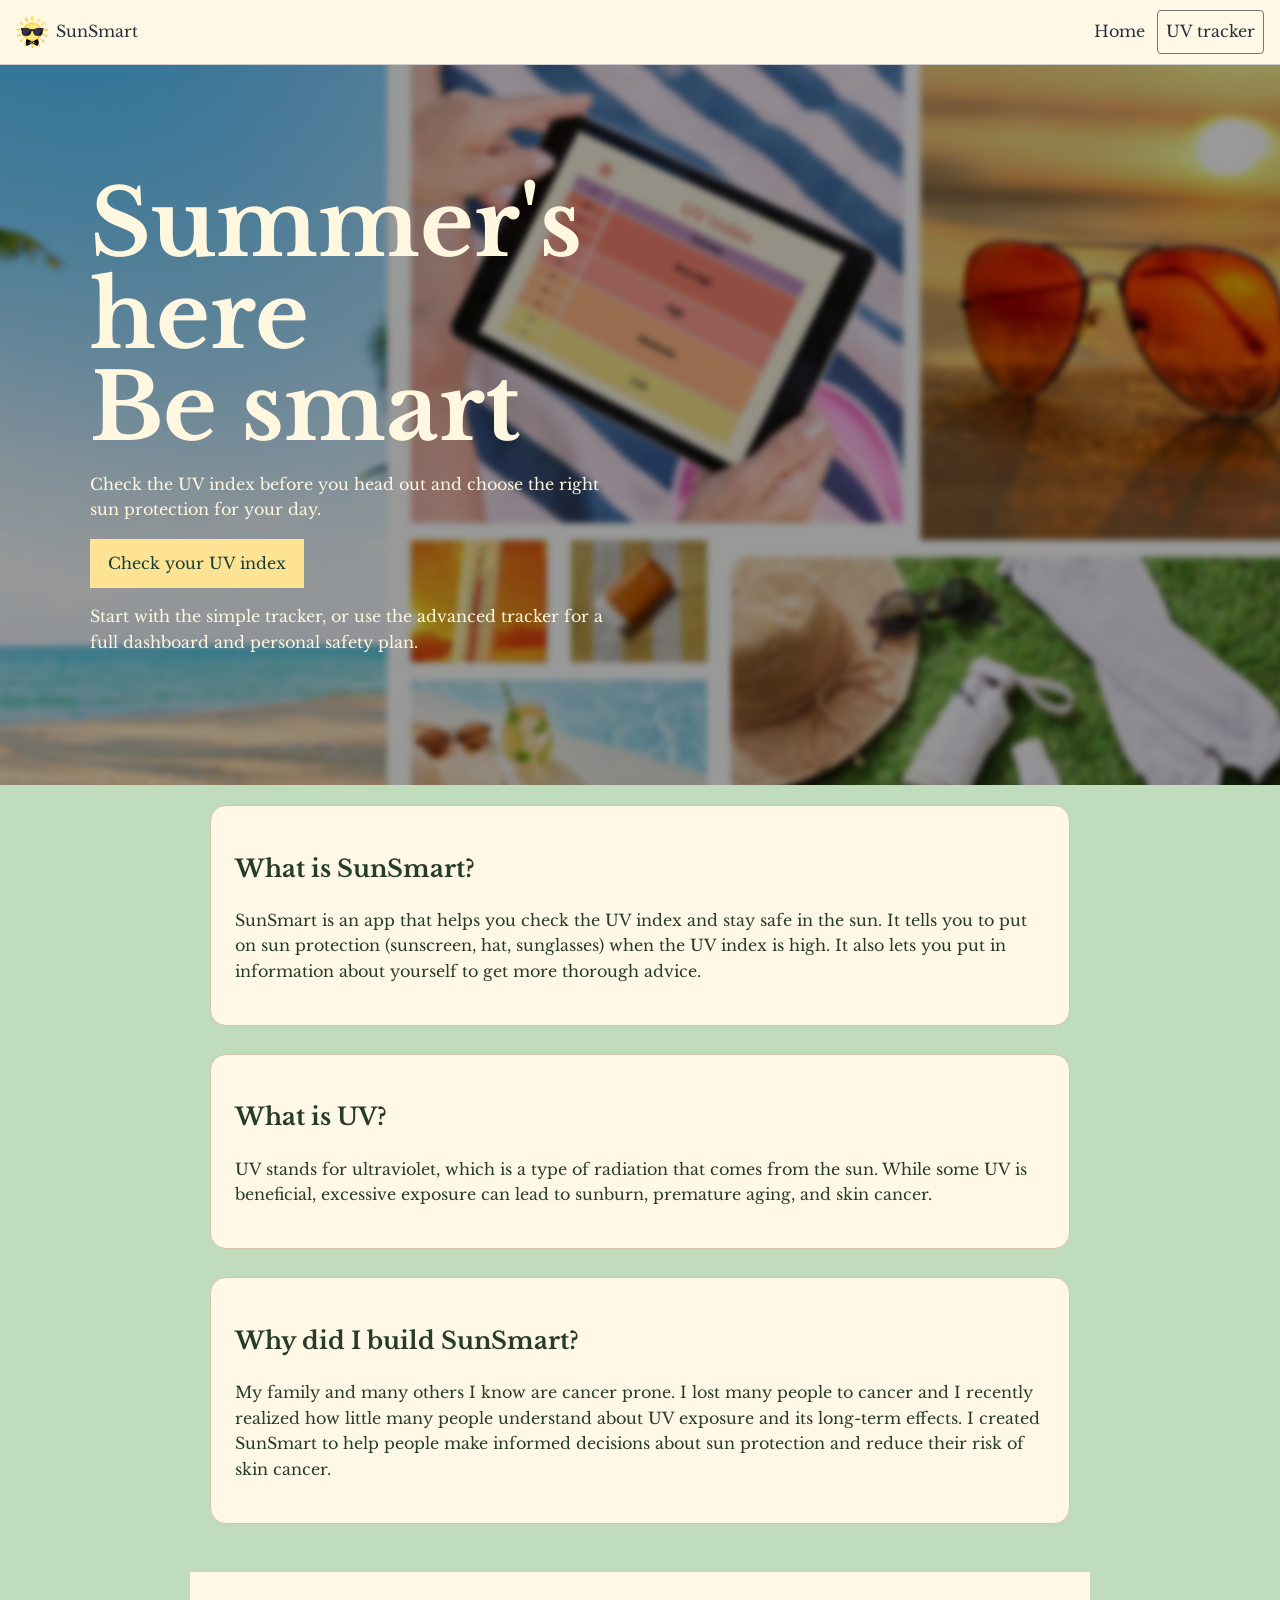
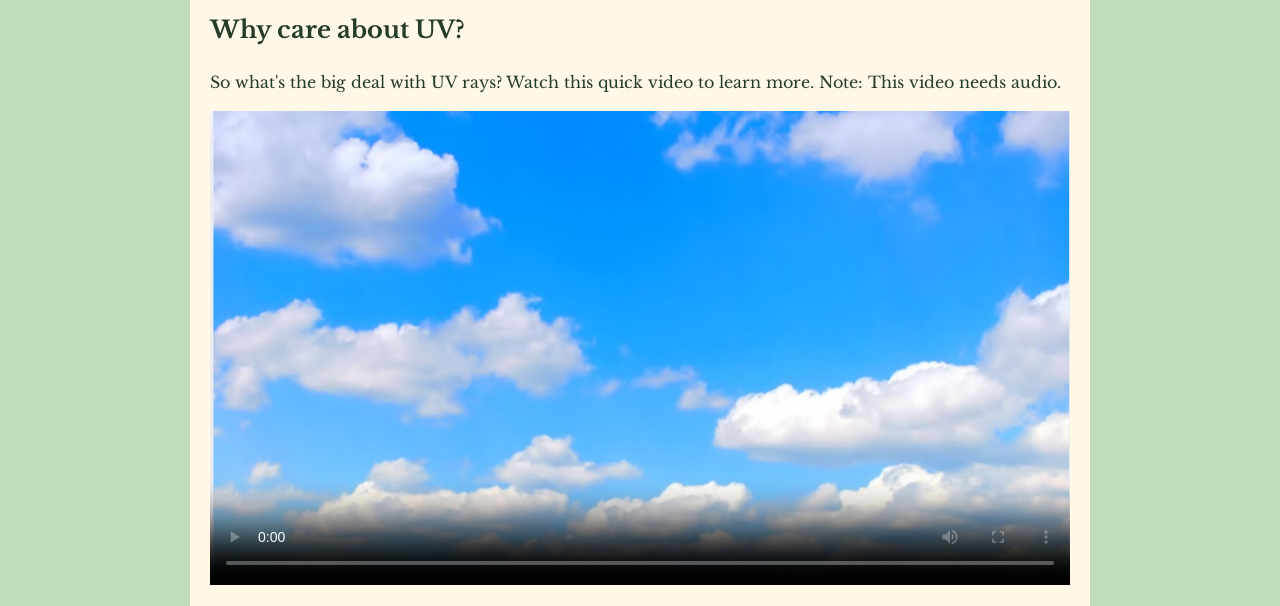
<file: index.html>
<!DOCTYPE html>
<html lang="en">
<head>
  <meta charset="UTF-8">
  <meta name="viewport" content="width=device-width, initial-scale=1.0">
  <title>SunSmart</title>
  <link rel="icon" type="image/png" href="SUN SMART.png">
  <link rel="preconnect" href="https://fonts.googleapis.com">
  <link rel="preconnect" href="https://fonts.gstatic.com" crossorigin>
  <link href="https://fonts.googleapis.com/css2?family=Libre+Baskerville:wght@400;700&display=swap" rel="stylesheet">
  <link rel="stylesheet" href="common.css">
  <link rel="stylesheet" href="index.css">
  <link rel="stylesheet" href="navigation.css">
</head>
<body>
  <nav class="navbar">
    <a class="nav-brand" href="index.html">
      <img id="navLogo" class="nav-logo" src="SUN SMART.png" alt="SunSmart logo">
      <span>SunSmart</span>
    </a>
    <div class="nav-links" aria-label="Main navigation">
      <a href="index.html">Home</a>
      <div class="nav-dropdown">
        <button class="nav-trigger" type="button" aria-expanded="false" onclick="toggleNavMenu(event)">UV tracker</button>
        <div class="nav-menu">
          <a href="tracker-basic.html">Basic tracker</a>
          <a href="tracker.html">Advanced tracker</a>
          <a href="map-tracker.html">Tracker Map</a>
        </div>
      </div>
    </div>
  </nav>

  <section class="hero" aria-label="SunSmart banner">
    <img class="hero-image" src="SUNSMART.jpg" alt="SunSmart banner">
    <div class="hero-content">
      <h1>Summer's here<br>Be smart</h1>
      <p>Check the UV index before you head out and choose the right sun protection for your day.</p>
      <a class="button" href="tracker-basic.html">Check your UV index</a>
      <p class="tracker-note">Start with the simple tracker, or use the advanced tracker for a full dashboard and personal safety plan.</p>
    </div>
  </section>

  <main class="intro">
      <section class="intro-section">
        <h2>What is SunSmart?</h2>
        <p>SunSmart is an app that helps you check the UV index and stay safe in the sun. It tells you to put on sun protection (sunscreen, hat, sunglasses) when the UV index is high. It also lets you put in information about yourself to get more thorough advice.</p>
      </section>
      <section class="intro-section">
        <h2>What is UV?</h2>
        <p>UV stands for ultraviolet, which is a type of radiation that comes from the sun. While some UV is beneficial, excessive exposure can lead to sunburn, premature aging, and skin cancer.</p>
      </section>
      <section class="intro-section">
        <h2>Why did I build SunSmart?</h2>
        <p>My family and many others I know are cancer prone. I lost many people to cancer and I recently realized how little many people understand about UV exposure and its long-term effects. I created SunSmart to help people make informed decisions about sun protection and reduce their risk of skin cancer.</p>
      </section>
  </main>

  <section class="video-section">
    <div class="video-card">
    <h2>Why care about UV?</h2>
    <p>So what's the big deal with UV rays? Watch this quick video to learn more. Note: This video needs audio.</p>
    <div class="video-slot">
      <video controls playsinline preload="metadata" poster="Screenshot 2026-06-17 103726.png">
        <source src="Video-mobile.mp4" type="video/mp4">
        Your browser does not support the video (sorry).
      </video>
    </div>
    </div>
  </section>

  
  <script src="navigation.js"></script>
</body>
</html>
</file>
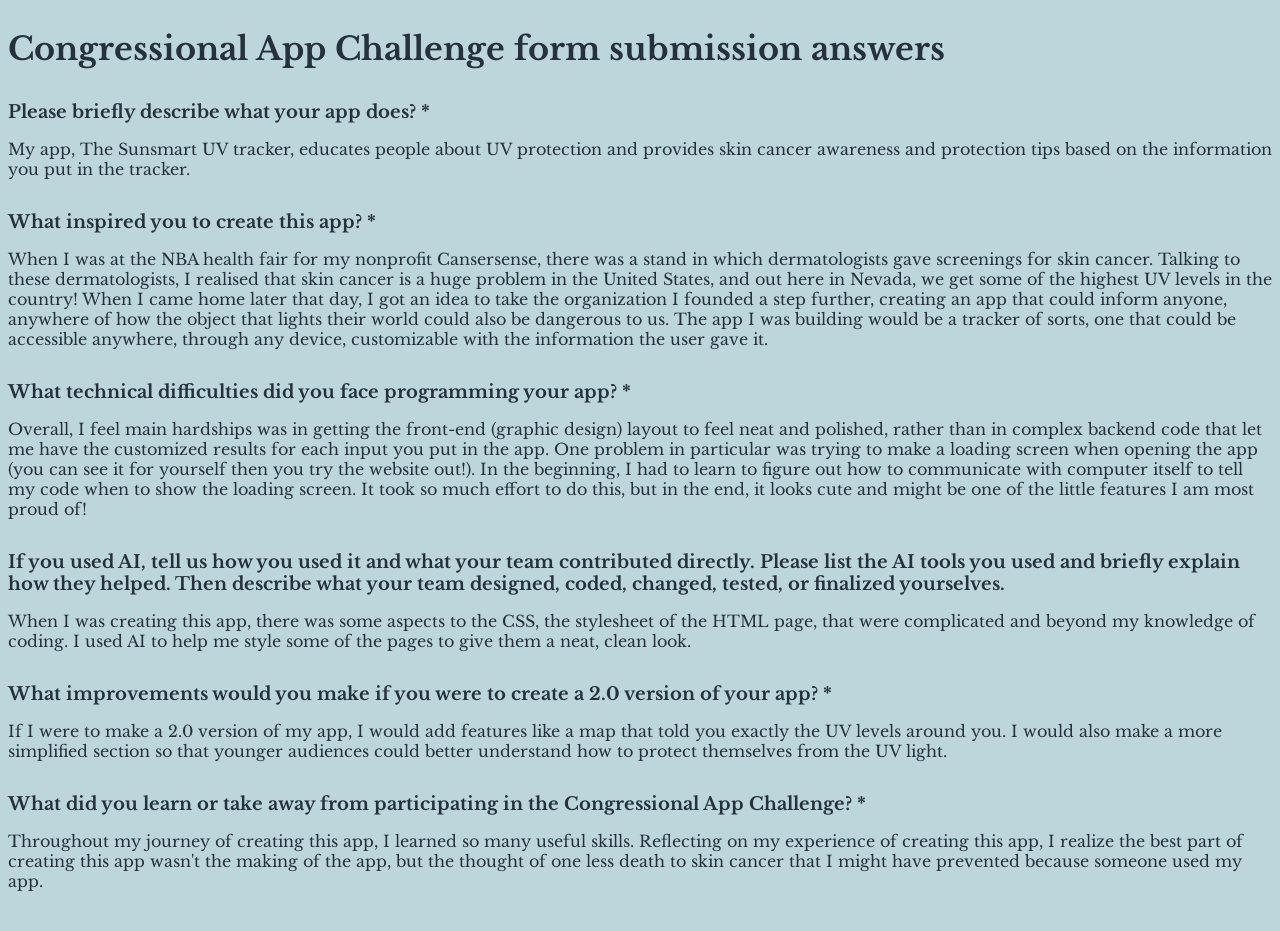
<file: banner.html>
<!DOCTYPE html>
<html lang="en">
<head>
    <meta charset="UTF-8">
    <meta name="viewport" content="width=device-width, initial-scale=1.0">
    <title>CAC submission Docs</title>
    <link rel="preconnect" href="https://fonts.googleapis.com">
    <link rel="preconnect" href="https://fonts.gstatic.com" crossorigin>
    <link href="https://fonts.googleapis.com/css2?family=Libre+Baskerville:wght@400;700&display=swap" rel="stylesheet">
    <link rel="stylesheet" href="common.css">
  <link rel="stylesheet" href="banner.css">
</head>
<body>
    <div
      id="loadingScreen"
      class="loading-screen"
      aria-label="Loading SunSmart"
      aria-live="polite"
    >
      <div class="loading-card">
        <img id="loadingLogo" class="loading-logo" src="SUN SMART.png" alt="SunSmart logo">
        <div>Loading SunSmart</div>
      </div>
    </div>

    <main class="page-content">
      <h1>Congressional App Challenge form submission answers</h1>

      <section class="submission-question">
        <h2>Please briefly describe what your app does? *</h2>
        <p>My app, The Sunsmart UV tracker, educates people about UV protection and provides skin cancer awareness and protection tips based on the information you put in the tracker.</p>
      </section>

      <section class="submission-question">
        <h2>What inspired you to create this app? *</h2>
        <p>When I was at the NBA health fair for my nonprofit Cansersense, there was a stand in which dermatologists gave screenings for skin cancer. Talking to these dermatologists, I realised that skin cancer is a huge problem in the United States, and out here in Nevada, we get some of the highest UV levels in the country! When I came home later that day, I got an idea to take the organization I founded a step further, creating an app that could inform anyone, anywhere of how the object that lights their world could also be dangerous to us. The app I was building would be a tracker of sorts, one that could be accessible anywhere, through any device, customizable with the information the user gave it.</p>
      </section>

      <section class="submission-question">
        <h2>What technical difficulties did you face programming your app? *</h2>
        <p>Overall, I feel main hardships was in getting the front-end (graphic design) layout to feel neat and polished, rather than in complex backend code that let me have the customized results for each input you put in the app. One problem in particular was trying to make a loading screen when opening the app (you can see it for yourself then you try the website out!). In the beginning, I had to learn to figure out how to communicate with computer itself to tell my code when to show the loading screen. It took so much effort to do this, but in the end, it looks cute and might be one of the little features I am most proud of!</p>
      </section>

      <section class="submission-question">
        <h2>If you used AI, tell us how you used it and what your team contributed directly. Please list the AI tools you used and briefly explain how they helped. Then describe what your team designed, coded, changed, tested, or finalized yourselves.</h2>
        <p>When I was creating this app, there was some aspects to the CSS, the stylesheet of the HTML page, that were complicated and beyond my knowledge of coding. I used AI to help me style some of the pages to give them a neat, clean look.</p>
      </section>

      <section class="submission-question">
        <h2>What improvements would you make if you were to create a 2.0 version of your app? *</h2>
        <p>If I were to make a 2.0 version of my app, I would add features like a map that told you exactly the UV levels around you. I would also make a more simplified section so that younger audiences could better understand how to protect themselves from the UV light.</p>
      </section>

      <section class="submission-question">
        <h2>What did you learn or take away from participating in the Congressional App Challenge? *</h2>
        <p>Throughout my journey of creating this app, I learned so many useful skills. Reflecting on my experience of creating this app, I realize the best part of creating this app wasn't the making of the app, but the thought of one less death to skin cancer that I might have prevented because someone used my app.</p>
      </section>
    </main>

    <script>

      window.addEventListener("load", function () {
        const loadingScreen = document.getElementById("loadingScreen");

        if (!loadingScreen) {
          return;
        }

        setTimeout(function () {
          loadingScreen.classList.add("hidden");
        }, 180);
      });
    </script>
</body>
</html>
</file>
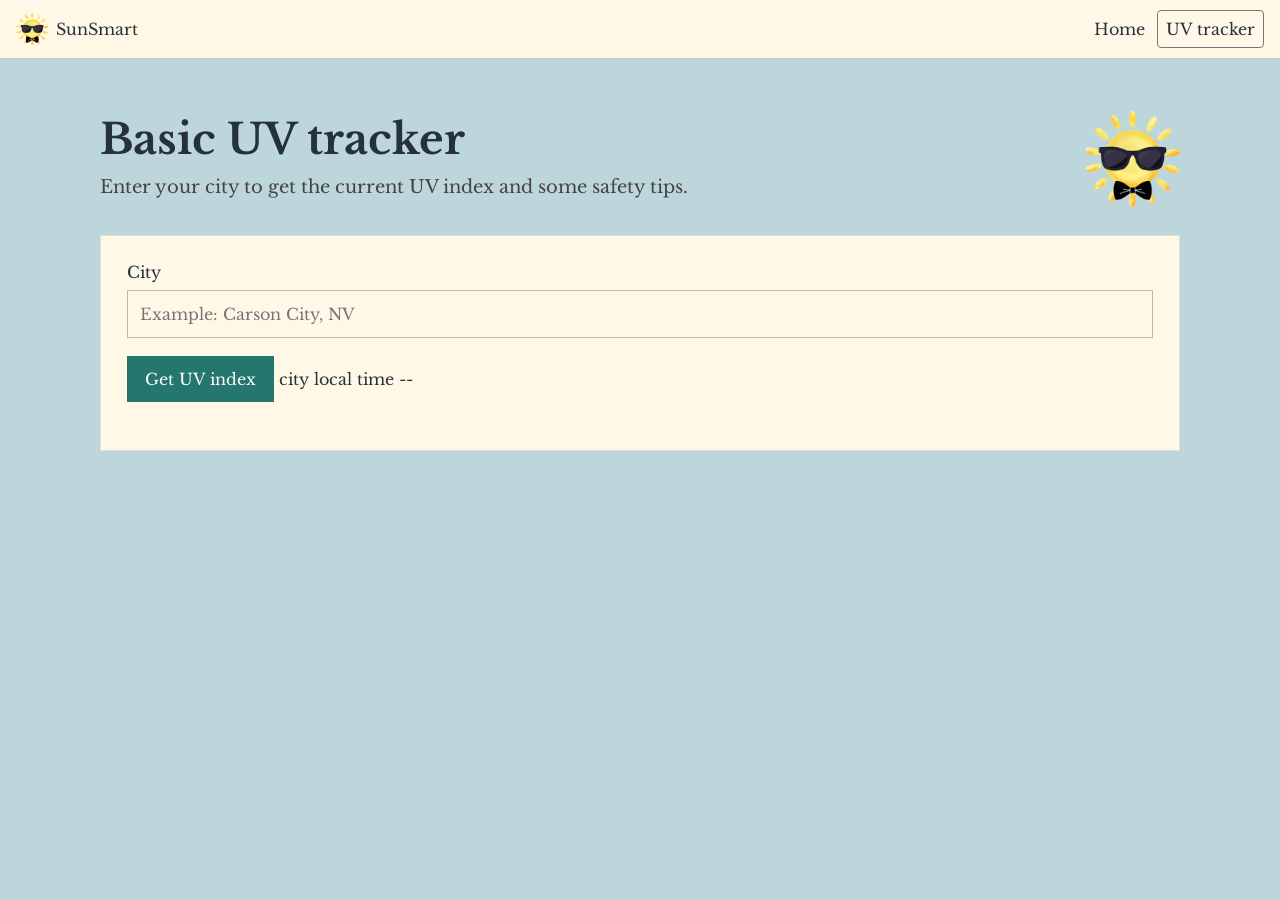
<file: tracker-basic.html>
<!DOCTYPE html>
<html lang="en">
<head>
  <meta charset="UTF-8">
  <meta name="viewport" content="width=device-width, initial-scale=1.0">
  <title>SunSmart Basic UV tracker</title>
  <link rel="icon" type="image/png" href="SUN SMART.png">
  <link rel="preconnect" href="https://fonts.googleapis.com">
  <link rel="preconnect" href="https://fonts.gstatic.com" crossorigin>
  <link href="https://fonts.googleapis.com/css2?family=Libre+Baskerville:wght@400;700&display=swap" rel="stylesheet">
  <link rel="stylesheet" href="common.css">
  <link rel="stylesheet" href="tracker-basic.css">
 
  <link rel="stylesheet" href="navigation.css">
</head>
<body>
  <div id="loadingScreen" class="loading-screen" aria-label="Loading SunSmart" aria-live="polite">
    <div class="loading-card">
      <img id="loadingLogo" class="loading-logo" src="SUN SMART.png" alt="SunSmart logo">
      <div>Loading SunSmart</div>
    </div>
  </div>

  <nav class="navbar">
    <a class="nav-brand" href="index.html">
      <img id="navLogo" class="nav-logo" src="SUN SMART.png" alt="SunSmart logo">
      <span>SunSmart</span>
    </a>
    <div class="nav-links" aria-label="Main navigation">
      <a href="index.html">Home</a>
      <div class="nav-dropdown">
        <button class="nav-trigger" type="button" aria-expanded="false" onclick="toggleNavMenu(event)">UV tracker</button>
        <div class="nav-menu">
          <a class="active" href="tracker-basic.html">Basic tracker</a>
          <a href="tracker.html">Advanced tracker</a>
          <a href="map-tracker.html">Map tracker</a>
        </div>
      </div>
    </div>
  </nav>

  <main>
    <header class="tracker-heading">
      <div>
        <h1>Basic UV tracker</h1>
        <p>Enter your city to get the current UV index and some safety tips.</p>
      </div>
      <img id="siteLogo" class="site-logo" src="SUN SMART.png" alt="SunSmart UV tracker logo">
    </header>

    <section class="tracker" aria-label="Basic UV tracker">
      <label for="city">City</label>
      <input id="city" type="text" placeholder="Example: Carson City, NV">

      <button type="button" onclick="checkUV()">Get UV index</button>

      <div id="cityPicker">
        <label for="citySelect">Select your city:</label>
        <select id="citySelect" onchange="fetchSelectedCityUV()"></select>
      </div>

      <span>city local time</span>
        <time id="cityTime">--</time>
        <div id="result" aria-live="polite"></div>
      </div>     
      <div id="rawSection">
        <label class="checkbox-label" for="showRaw">
          <input id="showRaw" type="checkbox" onchange="toggleRawResponse()">
          Show the code!
        </label>
        <pre id="rawResponse"></pre>
      </div>
    </section>
  </main>

  <script src="city-time.js"></script>
  <script>
    let candidates = [];
    let rawApiResponse = null;




    function hideLoadingScreen() {
      const loadingScreen = document.getElementById("loadingScreen");
      if (!loadingScreen) return;
      loadingScreen.classList.add("hidden");
    }

    function showLoadingScreen() {
      const loadingScreen = document.getElementById("loadingScreen");
      if (!loadingScreen) return;
      loadingScreen.classList.remove("hidden");
    }

    window.addEventListener("load", function() {
      setTimeout(hideLoadingScreen, 180);
    });



    async function checkUV() {
      setCityTimeZone(null);
      const cityInput = document.getElementById("city");
      const result = document.getElementById("result");
      const cityPicker = document.getElementById("cityPicker");
      const rawSection = document.getElementById("rawSection");
      const rawResponse = document.getElementById("rawResponse");
      const showRaw = document.getElementById("showRaw");
      const city = cityInput.value.trim();
      if (city === "") {
        result.textContent = "Please enter a city.";
        return;
      }
      showLoadingScreen();
      cityPicker.style.display = "none";
      rawSection.style.display = "none";
      rawResponse.style.display = "none";
      showRaw.checked = false;
      rawApiResponse = null;
      result.textContent = "Looking up your city...";

      try {
        const searchUrl = "https://geocoding-api.open-meteo.com/v1/search?name=" + encodeURIComponent(city) + "&count=10&language=en&format=json";
        const searchResponse = await fetch(searchUrl);
        const searchData = await searchResponse.json();
        const matchingCandidates = filterCandidates(searchData.results || [], city);
        if (matchingCandidates.length === 0) {
          result.textContent = "No results found. Try a more specific query like Carson City, NV.";
          hideLoadingScreen();
          return;
        }
        candidates = matchingCandidates;
        buildCitySelect();
        cityPicker.style.display = "block";
        await fetchSelectedCityUV();
      } catch (error) {
        result.textContent = "No results found. Check your connection or try a more specific city.";
        hideLoadingScreen();
      }
    }

    function buildCitySelect() {
      const citySelect = document.getElementById("citySelect");
      citySelect.innerHTML = "";
      candidates.forEach(function(candidate, index) {
        const option = document.createElement("option");
        option.value = index;
        option.textContent = cityLabel(candidate);
        citySelect.appendChild(option);
      });
    }

    function filterCandidates(results, city) {
      const cityName = normalizeLocationName(city.split(",")[0] || city);
      return results.filter(function(candidate) {
        return normalizeLocationName(candidate.name || "") === cityName;
      });
    }

    function normalizeLocationName(value) {
      return String(value).trim().toLowerCase().replace(/[^a-z0-9 ]/g, "").replace(/\s+/g, " ");
    }

    async function fetchSelectedCityUV() {
      const citySelect = document.getElementById("citySelect");
      const result = document.getElementById("result");
      const rawSection = document.getElementById("rawSection");
      const showRaw = document.getElementById("showRaw");
      const rawResponse = document.getElementById("rawResponse");
      const choice = candidates[Number(citySelect.value)];
      if (!choice) {
        hideLoadingScreen();
        return;
      }
      setCityTimeZone(choice.timezone);
      const label = cityLabel(choice);
      const lat = Number(choice.latitude);
      const lon = Number(choice.longitude);
      showRaw.checked = false;
      rawResponse.style.display = "none";
      result.textContent = "You selected: " + label + "\nFetching current UV index...";
      try {
        const uvUrl = "https://api.open-meteo.com/v1/forecast?latitude=" + lat + "&longitude=" + lon + "&current=uv_index";
        const uvResponse = await fetch(uvUrl);
        const uvData = await uvResponse.json();
        rawApiResponse = uvData;
        rawSection.style.display = "block";
        const uvi = uvData.current && uvData.current.uv_index;
        if (uvi === undefined || uvi === null) {
          result.textContent = "UV index not found in response.";
          hideLoadingScreen();
          return;
        }
        result.textContent = "You selected: " + label + "\nCurrent UV index: " + Number(uvi).toFixed(1) + "\n" + getTip(uvi);
      } catch (error) {
        result.textContent = "UV index not found in response.";
      }
      hideLoadingScreen();
    }

    function cityLabel(candidate) {
      const name = candidate.name || "";
      const regionParts = [];
      if (candidate.admin1) regionParts.push(candidate.admin1);
      if (candidate.country) regionParts.push(candidate.country);
      return name + (regionParts.length ? ", " + regionParts.join(", ") : "");
    }

    function getTip(uvi) {
      if (uvi <= 2) return "Good! No protection needed; if you burn easily, use SPF 15+.";
      if (uvi <= 5) return "Stay safe! Use SPF 30+, reapply every 2 hours, and seek shade when midday.";
      if (uvi <= 7) return "Uh oh! Use SPF 50, reapply about every 2 hours, and seek shade at midday.";
      return "Yikes! Use SPF 50+, reapply every 1.5 to 2 hours, and avoid midday sun.";
    }

    function toggleRawResponse() {
      const showRaw = document.getElementById("showRaw");
      const rawResponse = document.getElementById("rawResponse");
      rawResponse.style.display = showRaw.checked ? "block" : "none";
      rawResponse.textContent = showRaw.checked && rawApiResponse ? JSON.stringify(rawApiResponse, null, 2) : "";
    }
  </script>
  <script src="navigation.js"></script>
</body>
</html>
</file>
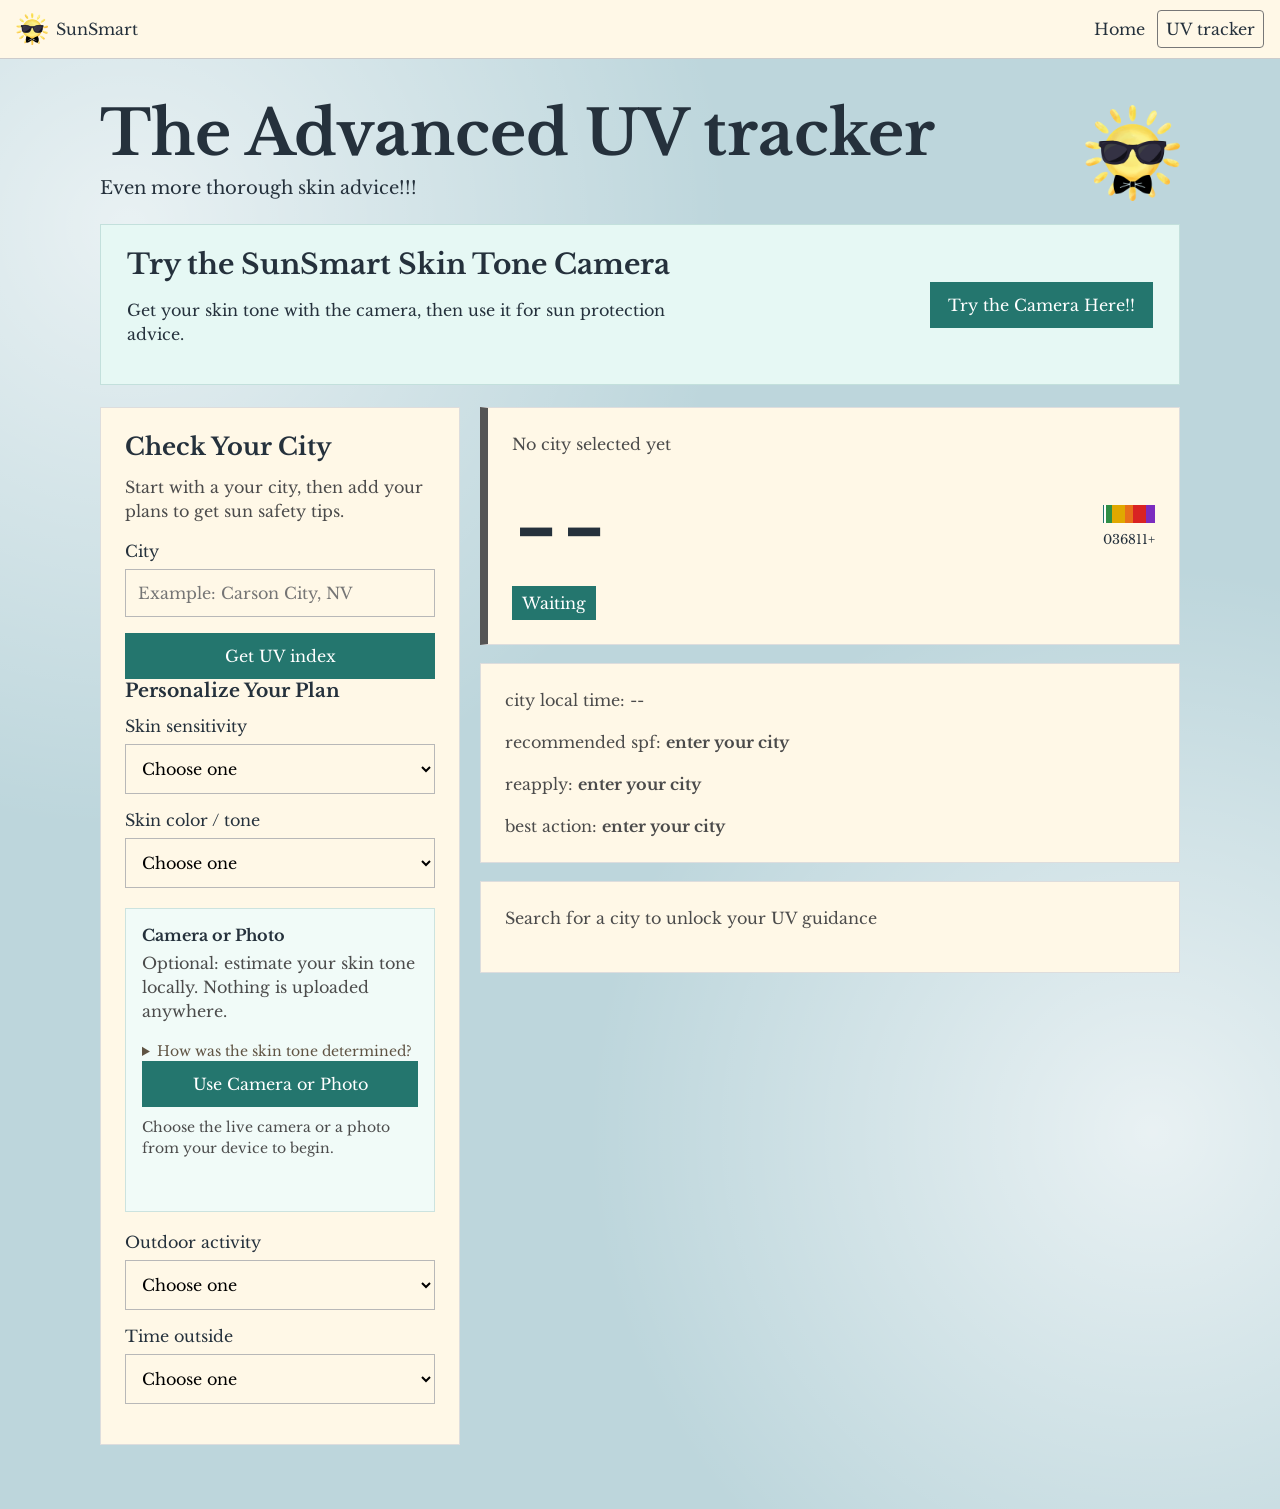
<file: tracker.html>
<!DOCTYPE html>
<html lang="en">
<head>
  <meta charset="UTF-8">
  <meta name="viewport" content="width=device-width, initial-scale=1.0">
  <title>SunSmart Advanced UV tracker</title>
  <link rel="icon" type="image/png" href="SUN SMART.png">
  <link rel="preconnect" href="https://fonts.googleapis.com">
  <link rel="preconnect" href="https://fonts.gstatic.com" crossorigin>
  <link href="https://fonts.googleapis.com/css2?family=Libre+Baskerville:wght@400;700&display=swap" rel="stylesheet">
  <link rel="stylesheet" href="common.css">
  <link rel="stylesheet" href="tracker.css">
  <link rel="stylesheet" href="navigation.css">
</head>
<body>
  <div id="loadingScreen" class="loading-screen" aria-label="Loading SunSmart" aria-live="polite">
    <div class="loading-card">
      <img id="loadingLogo" class="loading-logo" src="SUN SMART.png" alt="SunSmart logo">
      <div>Loading SunSmart</div>
    </div>
  </div>

  <nav class="navbar">
    <a class="nav-brand" href="index.html">
      <img id="navLogo" class="nav-logo" src="SUN SMART.png" alt="SunSmart logo">
      <span>SunSmart</span>
    </a>
    <div class="nav-links" aria-label="Main navigation">
      <a href="index.html">Home</a>
      <div class="nav-dropdown">
        <button class="nav-trigger" type="button" aria-expanded="false" onclick="toggleNavMenu(event)">UV tracker</button>
        <div class="nav-menu">
          <a href="tracker-basic.html">Basic tracker</a>
          <a class="active" href="tracker.html">Advanced tracker</a>
          <a href="map-tracker.html">Map tracker</a>
        </div>
      </div>
    </div>
  </nav>

  <main>
    <section class="hero-panel" aria-label="SunSmart UV tracker introduction">
      <div>
        <h1>The Advanced UV tracker</h1>
        <p class="lead">Even more thorough skin advice!!!</p>
      </div>
      <img id="siteLogo" class="site-logo" src="SUN SMART.png" alt="SunSmart UV tracker logo">
    </section>

    <section class="camera-spotlight" aria-labelledby="cameraFeatureTitle">
      <div class="feature-copy">
        <h2 id="cameraFeatureTitle">Try the SunSmart Skin Tone Camera</h2>
        <p>Get your skin tone with the camera, then use it for sun protection advice.</p>
      </div>
      <button class="camera-launch" type="button" onclick="focusCameraTools()">Try the Camera Here!!</button>
    </section>

    <div class="app-grid">
      <section class="panel" aria-label="UV lookup and personal plan">
        <h2>Check Your City</h2>
        <p>Start with a your city, then add your plans to get sun safety tips.</p>

        <label for="city">City</label>
        <input id="city" type="text" placeholder="Example: Carson City, NV">

        <button type="button" onclick="checkUV()">Get UV index</button>

        <div id="cityPicker">
          <label for="citySelect">Select your city:</label>
          <select id="citySelect" onchange="fetchSelectedCityUV()"></select>
        </div>

        <h3>Personalize Your Plan</h3>
        <label for="sensitivity">Skin sensitivity</label>
        <select id="sensitivity" onchange="updatePlan()">
          <option value="" selected>Choose one</option>
          <option value="average">Average skin</option>
          <option value="sensitive">Sensitive skin</option>
          <option value="very-sensitive">Very fair/medical sensitivity</option>
        </select>

        <label for="skinTone">Skin color / tone</label>
        <select id="skinTone" onchange="saveManualSkinTone()">
          <option value="" selected>Choose one</option>
          <option value="very-fair">Very fair</option>
          <option value="fair">Fair</option>
          <option value="medium">Medium</option>
          <option value="olive">Olive</option>
          <option value="brown">Brown</option>
          <option value="dark">Dark</option>
        </select>

        <div id="cameraTools" class="camera-tools-inline">
          <h4>Camera or Photo</h4>
          <p>Optional: estimate your skin tone locally. Nothing is uploaded anywhere.</p>
          <details class="tone-note">
            <summary>How was the skin tone determined?</summary>
            <p>The camera took a photo of your skin, then analyzed the pixel's colors to determine the tone.</p>
          </details>
          <div class="tone-tools">
            <button class="camera-launch" type="button" onclick="openToneChooser()">Use Camera or Photo</button>
            <button id="savedPhotoButton" type="button" onclick="useSavedSkinPhoto()" hidden>Use Your Last Saved Photo</button>
            <p id="skinToneStatus" class="tone-note">Choose the live camera or a photo from your device to begin.</p>
          </div>

          <div id="toneChooser" class="tone-chooser">
            <button type="button" onclick="startSkinCamera()">Use Camera</button>
            <label class="photo-upload" for="skinImageInput">
              Choose From Camera Roll
              <input id="skinImageInput" type="file" accept="image/*" onchange="detectSkinToneFromFile(event)">
            </label>
          </div>

          <div id="cameraPanel" class="camera-panel">
            <video id="skinVideo" class="skin-video" autoplay playsinline muted></video>
            <p class="tone-note">Point the center of the camera at your forearm or hand in natural light, then press detect.</p>
            <div class="camera-actions">
              <button type="button" onclick="captureSkinTone()">Detect Tone</button>
              <button type="button" onclick="stopSkinCamera()">Cancel</button>
            </div>
            <canvas id="skinCanvas" class="skin-canvas" width="80" height="80"></canvas>
          </div>
        </div>

        <label for="activity">Outdoor activity</label>
        <select id="activity" onchange="updatePlan()">
          <option value="" selected>Choose one</option>
          <option value="walking">Walking or errands</option>
          <option value="sports">Sports or exercise</option>
          <option value="beach">Beach or pool</option>
          <option value="school">School or camp</option>
        </select>

        <label for="timeOutside">Time outside</label>
        <select id="timeOutside" onchange="updatePlan()">
          <option value="" selected>Choose one</option>
          <option value="30">Under 30 minutes</option>
          <option value="60">About 1 hour</option>
          <option value="120">About 2 hours</option>
          <option value="180">3+ hours</option>
        </select>

        <div id="rawSection">
          <label class="checkbox-label" for="showRaw">
            <input id="showRaw" type="checkbox" onchange="toggleRawResponse()">
            Show the Code!!!
          </label>
          <pre id="rawResponse"></pre>
        </div>
      </section>

      <section class="dashboard" aria-label="UV dashboard">
        <section id="warningPanel" class="panel warning" aria-live="polite">
          <h2>High UV Warning</h2>
          <p id="warningText">Extreme UV can damage skin quickly. Use stronger protection and avoid direct midday sun.</p>
        </section>

        <section id="statusCard" class="panel status-card" aria-live="polite">
          <div>
            <p id="locationText" class="location">No city selected yet</p>
            <div id="uviNumber" class="uvi-number">--</div>
            <span id="riskName" class="risk-name">Waiting</span>
          </div>
          <div class="risk-meter" aria-label="UV risk meter">
            <div class="meter-track">
              <span id="meterMarker" class="meter-marker"></span>
            </div>
            <div class="meter-labels">
              <span>0</span>
              <span>3</span>
              <span>6</span>
              <span>8</span>
              <span>11+</span>
            </div>
          </div>
        </section>

        <section class="panel guidance" aria-label="uv guidance summary">
          <p>city local time: <time id="cityTime">--</time></p>
          <p>recommended spf: <strong id="spfValue">enter your city</strong></p>
          <p>reapply: <strong id="reapplyValue">enter your city</strong></p>
          <p>best action: <strong id="actionValue">enter your city</strong></p>
        </section>
        <section id="planOutput" class="plan-output">
          <h2>Your Protection Plan</h2>
          <ul id="planList" class="plan-list"></ul>
        </section>

        <section id="emptyState" class="panel">
          <p class="placeholder">Search for a city to unlock your UV guidance</p>
        </section>
      </section>
    </div>
  </main>
  <script src="city-time.js"></script>
  <script>
    const stateNames = {
      AK: "Alaska",
      AZ: "Arizona",
      AR: "Arkansas",
      CA: "California",
      CO: "Colorado",
      CT: "Connecticut",
      DE: "Delaware",
      FL: "Florida",
      GA: "Georgia",
      HI: "Hawaii",
      ID: "Idaho",
      IL: "Illinois",
      IN: "Indiana",
      IA: "Iowa",
      KS: "Kansas",
      KY: "Kentucky",
      LA: "Louisiana",
      ME: "Maine",
      MD: "Maryland",
      MA: "Massachusetts",
      MI: "Michigan",
      MN: "Minnesota",
      MS: "Mississippi",
      MO: "Missouri",
      MT: "Montana",
      NE: "Nebraska",
      NV: "Nevada",
      NH: "New Hampshire",
      NJ: "New Jersey",
      NM: "New Mexico",
      NY: "New York",
      NC: "North Carolina",
      ND: "North Dakota",
      OH: "Ohio",
      OK: "Oklahoma",
      OR: "Oregon",
      PA: "Pennsylvania",
      RI: "Rhode Island",
      SC: "South Carolina",
      SD: "South Dakota",
      TN: "Tennessee",
      TX: "Texas",
      UT: "Utah",
      VT: "Vermont",
      VA: "Virginia",
      WA: "Washington",
      WV: "West Virginia",
      WI: "Wisconsin",
      WY: "Wyoming"
    };
    const loadingScreenElement = document.getElementById("loadingScreen");
    const skinVideoElement = document.getElementById("skinVideo");
    const cameraPanelElement = document.getElementById("cameraPanel");
    const toneChooserElement = document.getElementById("toneChooser");
    const skinToneElement = document.getElementById("skinTone");
    const citySelectElement = document.getElementById("citySelect");
    const rawSectionElement = document.getElementById("rawSection");
    const rawResponseElement = document.getElementById("rawResponse");
    const showRawElement = document.getElementById("showRaw");
    const riskNameElement = document.getElementById("riskName");
    const planOutputElement = document.getElementById("planOutput");
    const planListElement = document.getElementById("planList");
    const warningPanelElement = document.getElementById("warningPanel");
    const emptyStateElement = document.getElementById("emptyState");

    let candidates = [];
    let rawApiResponse = null;
    let currentUV = null;
    let currentLocation = "";
    let skinStream = null;
    const skinToneLabels = {
      "very-fair": "Very fair",
      fair: "Fair",
      medium: "Medium",
      olive: "Olive",
      brown: "Brown",
      dark: "Dark"
    };

    function hideLoadingScreen() {
      if (!loadingScreenElement) return;
      loadingScreenElement.classList.add("hidden");
    }

    function showLoadingScreen() {
      if (!loadingScreenElement) return;
      loadingScreenElement.classList.remove("hidden");
    }

    window.addEventListener("load", function() {
      setTimeout(hideLoadingScreen, 180);
    });



    function openToneChooser() {
      if (toneChooserElement) toneChooserElement.classList.toggle("active");
    }

    function focusCameraTools() {
      const tools = document.getElementById("cameraTools");
      if (toneChooserElement) toneChooserElement.classList.add("active");
      if (tools) tools.scrollIntoView({ behavior: "smooth", block: "center" });
    }

    function saveManualSkinTone() {
      const skinTone = skinToneElement.value;
      if (skinTone) {
        updateSkinToneStatus("Manual selection applied.");
      }
      updatePlan();
    }

    function updateSkinToneStatus(message) {
      const status = document.getElementById("skinToneStatus");
      if (status) status.textContent = message;
    }

    async function startSkinCamera() {
      if (!navigator.mediaDevices || !navigator.mediaDevices.getUserMedia) {
        updateSkinToneStatus("Camera is not available here. Try choosing a photo from your camera roll.");
        return;
      }
      try {
        stopSkinCamera();
        skinStream = await navigator.mediaDevices.getUserMedia({ video: { facingMode: "user" } });
        skinVideoElement.srcObject = skinStream;
        cameraPanelElement.classList.add("active");
        updateSkinToneStatus("Camera is on. Use natural light and center your forearm or hand.");
      } catch (error) {
        updateSkinToneStatus("Camera permission was blocked or unavailable. Try choosing a photo instead.");
      }
    }

    async function captureSkinTone() {
      if (!skinVideoElement || !skinVideoElement.videoWidth || !skinVideoElement.videoHeight) {
        updateSkinToneStatus("Camera is still starting. Try again in a moment.");
        return;
      }
      updateSkinToneStatus("Stabilizing camera color. Hold still for a moment...");
      const color = await sampleStableCameraColor(skinVideoElement);
      applyDetectedSkinTone(color, "Estimated from several camera frames.");
      stopSkinCamera();
    }

    async function sampleStableCameraColor(skinVideoElement) {
      const samples = [];
      for (let i = 0; i < 10; i += 1) {
        await wait(70);
        samples.push(sampleImageColor(skinVideoElement, skinVideoElement.videoWidth, skinVideoElement.videoHeight));
      }
      samples.sort(function(a, b) { return colorBrightness(a) - colorBrightness(b); });
      const middleSamples = samples.slice(2, 8);
      return averageColors(middleSamples);
    }

    function wait(milliseconds) {
      return new Promise(function(resolve) { setTimeout(resolve, milliseconds); });
    }

    function colorBrightness(color) {
      return (color.r * 0.299) + (color.g * 0.587) + (color.b * 0.114);
    }

    function averageColors(colors) {
      const average = { r: 0, g: 0, b: 0, skinRatio: 0, brightnessSpread: 0, texture: 0 };
      for (const color of colors) {
        for (const field in average) {
          average[field] += color[field];
        }
      }
      for (const field in average) {
        average[field] /= colors.length;
      }
      average.r = Math.round(average.r);
      average.g = Math.round(average.g);
      average.b = Math.round(average.b);
      return average;
    }

    function stopSkinCamera() {
      if (skinStream) {
        skinStream.getTracks().forEach(function(track) { track.stop(); });
        skinStream = null;
      }
      if (skinVideoElement) skinVideoElement.srcObject = null;
      if (cameraPanelElement) cameraPanelElement.classList.remove("active");
    }

    function detectSkinToneFromFile(event) {
      const file = event.target.files && event.target.files[0];
      if (!file) return;
      const image = new Image();
      image.onload = function() {
        const color = sampleImageColor(image, image.naturalWidth, image.naturalHeight);

        applyDetectedSkinTone(color, "Estimated from your photo.");
        URL.revokeObjectURL(image.src);
        event.target.value = "";
      };  
    image.onerror = function() { updateSkinToneStatus("That image could not be read. Try another photo."); event.target.value = ""; };
      image.src = URL.createObjectURL(file);
    }

    function sampleImageColor(source, width, height) {
      const canvas = document.getElementById("skinCanvas");
      const context = canvas.getContext("2d");
      const sampleSize = 80;
      const sourceSize = Math.max(20, Math.min(width, height) * 0.18);
      const sourceX = (width - sourceSize) / 2;
      const sourceY = (height - sourceSize) / 2;
      let r = 0; let g = 0; let b = 0; let count = 0;
      let skinPixels = 0; let brightnessTotal = 0; let brightnessSquaredTotal = 0;
      let textureTotal = 0; let textureComparisons = 0;
      canvas.width = sampleSize;
      canvas.height = sampleSize;
      context.drawImage(source, sourceX, sourceY, sourceSize, sourceSize, 0, 0, sampleSize, sampleSize);
      const data = context.getImageData(0, 0, sampleSize, sampleSize).data;
      for (let i = 0; i < data.length; i += 4) {
        const pixelR = data[i];
        const pixelG = data[i + 1];
        const pixelB = data[i + 2];
        const brightness = (pixelR * 0.299) + (pixelG * 0.587) + (pixelB * 0.114);
        r += pixelR; g += pixelG; b += pixelB; count += 1;
        brightnessTotal += brightness;
        brightnessSquaredTotal += brightness * brightness;
        if (isSkinPixel(pixelR, pixelG, pixelB)) skinPixels += 1;

        if ((i / 4) % sampleSize !== 0) {
          const previousBrightness = (data[i - 4] * 0.299) + (data[i - 3] * 0.587) + (data[i - 2] * 0.114);
          textureTotal += Math.abs(brightness - previousBrightness);
          textureComparisons += 1;
        }
      }
      const averageBrightness = brightnessTotal / count;
      const brightnessVariance = Math.max(0, (brightnessSquaredTotal / count) - (averageBrightness * averageBrightness));
      return {
        r: Math.round(r / count),
        g: Math.round(g / count),
        b: Math.round(b / count),
        skinRatio: skinPixels / count,
        brightnessSpread: Math.sqrt(brightnessVariance),
        texture: textureTotal / Math.max(1, textureComparisons)
      };
    }

    function isSkinPixel(r, g, b) {
      const max = Math.max(r, g, b);
      const min = Math.min(r, g, b);
      const cb = 128 - (0.169 * r) - (0.331 * g) + (0.5 * b);
      const cr = 128 + (0.5 * r) - (0.419 * g) - (0.081 * b);
      const rgbShape = r > 35 && g > 25 && b > 18 && (max - min) > 10 && r >= g - 18 && r > b - 5;
      const skinChrominance = cb >= 75 && cb <= 137 && cr >= 128 && cr <= 180;
      return rgbShape && skinChrominance;
    }

    function applyDetectedSkinTone(color, detailMessage) {
      if (!isLikelySkinSample(color)) { updateSkinToneStatus("No clear skin sample was detected. Use a close-up of a bare forearm or hand in even natural light, avoid faces, pets, clothing, shadows, and patterned backgrounds."); return; }
      const tone = classifySkinTone(color.r, color.g, color.b);
      skinToneElement.value = tone;
      updateSkinToneStatus("Estimated " + skinToneLabels[tone] + " skin tone. " + detailMessage + " Lighting can affect results.");
      if (toneChooserElement) toneChooserElement.classList.remove("active"); updatePlan();
    }

    function isLikelySkinSample(sample) {
      const r = sample.r; const g = sample.g; const b = sample.b;
      const max = Math.max(r, g, b); const min = Math.min(r, g, b);
      const brightness = (r * 0.299) + (g * 0.587) + (b * 0.114);
      const saturationRange = max - min;
      const warmEnough = r >= b - 12 && r >= g - 35;
      const notTooGray = saturationRange > 12;
      const notTooBrightOrDark = brightness > 45 && brightness < 245;
      const channelBalance = g > 35 && r > 45 && b > 25;
      const notStrongGreenBlue = g < r + 70 && b < r + 55;
      const mostlySkinPixels = sample.skinRatio >= 0.62;
      const evenlyLit = sample.brightnessSpread <= 42;
      const notHighlyTextured = sample.texture <= 20;
      return warmEnough && notTooGray && notTooBrightOrDark && channelBalance &&
        notStrongGreenBlue && mostlySkinPixels && evenlyLit && notHighlyTextured;
    }

    function classifySkinTone(r, g, b) {
      const brightness = (r * 0.299) + (g * 0.587) + (b * 0.114);
      const warmth = r - b;
      if (brightness > 210) return "very-fair";
      if (brightness > 178) return "fair";
      if (brightness > 145) return warmth > 28 ? "olive" : "medium";
      if (brightness > 95) return "brown";
      return "dark";
    }

    async function checkUV() {
      setCityTimeZone(null);
      const cityInput = document.getElementById("city");
      const cityPicker = document.getElementById("cityPicker");
      const city = cityInput.value.trim();
      const locationQuery = parseLocationQuery(city);
      if (city === "") {
        showStatusMessage("Please enter a city.");
        return;
      }
        cityPicker.style.display = "none";
      rawSectionElement.style.display = "none";
      rawResponseElement.style.display = "none";
    
      showRawElement.checked = false;
      rawApiResponse = null;
      currentUV = null;
      showLoadingScreen();
      showStatusMessage("Looking up your city...");
      try {
        const searchUrl = "https://geocoding-api.open-meteo.com/v1/search?name=" + encodeURIComponent(locationQuery.city) + "&count=10&language=en&format=json";
        const searchResponse = await fetch(searchUrl);
        const searchData = await searchResponse.json();
        const matchingCandidates = filterCandidates(searchData.results || [], locationQuery);
        if (matchingCandidates.length === 0) { showStatusMessage("No results found. Try a more specific query like Carson City, NV."); hideLoadingScreen(); return; }
        candidates = prioritizeCandidates(matchingCandidates, locationQuery);
        buildCitySelect();
        cityPicker.style.display = "block";
        await fetchSelectedCityUV();
      } catch (error) { showStatusMessage("No results found. Check your connection or try a more specific city."); hideLoadingScreen(); }
    }

    function parseLocationQuery(query) {
      const parts = query.split(",").map(function(part) { return part.trim(); }).filter(Boolean);
      const city = parts[0] || query;
      const region = parts.length > 1 ? parts[1] : "";
      const regionUpper = region.toUpperCase();
      return { city: city, region: region, stateName: stateNames[regionUpper] || region };
    }

    function prioritizeCandidates(results, locationQuery) {
      if (!locationQuery.region) return results;
      return results.slice().sort(function(a, b) { return candidateScore(b, locationQuery) - candidateScore(a, locationQuery); });
    }

    function filterCandidates(results, locationQuery) {
      const city = normalizeLocationName(locationQuery.city);
      const region = normalizeLocationName(locationQuery.region);
      const state = normalizeLocationName(locationQuery.stateName);
      const matches = [];
      for (const candidate of results) {
        const name = normalizeLocationName(candidate.name || "");
        const candidateState = normalizeLocationName(candidate.admin1 || "");
        if (name === city && (!region || candidateState === region || candidateState === state)) {
          matches.push(candidate);
        }
      }
      return matches;
    }

    function candidateScore(candidate, locationQuery) {
      const admin = (candidate.admin1 || "").toLowerCase();
      const country = (candidate.country_code || candidate.country || "").toLowerCase();
      const wantedRegion = locationQuery.region.toLowerCase();
      const wantedState = locationQuery.stateName.toLowerCase();
      let score = 0;
      if (admin === wantedState || admin === wantedRegion) score += 20;
      else if (admin.includes(wantedState) || admin.includes(wantedRegion)) score += 10;
      if (country === "us" || country === "united states") score += 2;
      return score;
    }

    function normalizeLocationName(value) {
      const lowercase = String(value).trim().toLowerCase();
      const lettersAndNumbers = lowercase.replace(/[^a-z0-9 ]/g, "");
      return lettersAndNumbers.replace(/\s+/g, " ");
    }

    function buildCitySelect() {
      citySelectElement.innerHTML = "";
      for (let index = 0; index < candidates.length; index++) {
        const option = document.createElement("option");
        option.value = index;
        option.textContent = cityLabel(candidates[index]);
        citySelectElement.appendChild(option);
      }
    }

    async function fetchSelectedCityUV() {
      const choice = candidates[Number(citySelectElement.value)];
      if (!choice) {
        hideLoadingScreen();
        return;
      }
      setCityTimeZone(choice.timezone);
      const label = cityLabel(choice);
      const lat = Number(choice.latitude);
      const lon = Number(choice.longitude);
      showRawElement.checked = false;
      rawResponseElement.style.display = "none";
      showStatusMessage("Fetching current UV index for " + label + "...");
      try {
        const uvUrl = "https://api.open-meteo.com/v1/forecast?latitude=" + lat + "&longitude=" + lon + "&current=uv_index";
        const uvResponse = await fetch(uvUrl);
        const uvData = await uvResponse.json();
        rawApiResponse = uvData;
        rawSectionElement.style.display = "block";
        const uvi = uvData.current && uvData.current.uv_index;
        if (uvi === undefined || uvi === null) { showStatusMessage("UV index not found in response."); hideLoadingScreen(); return; }
        currentUV = Number(uvi);
        currentLocation = label;
        updateDashboard();
        hideLoadingScreen();
      } catch (error) { showStatusMessage("UV index not found in response."); hideLoadingScreen(); }
    }

    function cityLabel(candidate) {
      let label = candidate.name || "";
      const regions = [];
      if (candidate.admin1) regions.push(candidate.admin1);
      if (candidate.country) regions.push(candidate.country);
      if (regions.length) label += ", " + regions.join(", ");
      return label;
    }

    function updateDashboard() {
      const risk = getRiskLevel(currentUV);
      const guidance = getGuidance(currentUV);
      const statusCard = document.getElementById("statusCard");
      const marker = document.getElementById("meterMarker");
      const warningText = document.getElementById("warningText");
      statusCard.className = "panel status-card " + risk.className;
      document.getElementById("locationText").textContent = currentLocation;
      document.getElementById("uviNumber").textContent = currentUV.toFixed(1);
      riskNameElement.textContent = risk.name;
      riskNameElement.style.background = risk.color;
      marker.style.left = Math.min(currentUV, 11) / 11 * 100 + "%";
      document.getElementById("spfValue").textContent = guidance.spf;
      document.getElementById("reapplyValue").textContent = guidance.reapply;
      document.getElementById("actionValue").textContent = guidance.action;
      warningPanelElement.classList.toggle("active", currentUV >= 8);
      warningText.textContent = currentUV >= 11 ? "Extreme UV today. Skin can burn quickly, so avoid direct midday sun, use SPF 50+, and cover exposed skin." : "Very high UV today. Use SPF 50, reapply often, wear sunglasses, and find shade whenever possible.";
      emptyStateElement.style.display = "none";
      updatePlan();
    }

    function updatePlan() {
      if (currentUV === null) { planOutputElement.classList.remove("active"); return; }
      const sensitivityChoice = document.getElementById("sensitivity").value;
      const skinToneChoice = skinToneElement.value;
      const activityChoice = document.getElementById("activity").value;
      const timeOutsideValue = document.getElementById("timeOutside").value;
      const sensitivity = sensitivityChoice || "average";
      const skinTone = skinToneChoice || "medium";
      const activity = activityChoice || "walking";
      const guidance = getGuidance(currentUV);
      const plan = [];
      let spf = guidance.spf;
      let reapply = guidance.reapply;
      const timeOutside = Number(timeOutsideValue || 60);
      if (sensitivity === "sensitive" && currentUV >= 3) spf = "SPF 50";
      if (sensitivity === "very-sensitive" && currentUV >= 3) spf = "SPF 50+";
      if ((skinTone === "very-fair" || skinTone === "fair") && currentUV >= 3) spf = "SPF 50";
      if (skinTone === "very-fair" && currentUV >= 6) spf = "SPF 50+";
      if (activity === "beach" || activity === "sports") reapply = currentUV >= 6 ? "Every 60 to 80 minutes" : "Every 90 minutes";
      plan.push("Use " + spf + " before going outside.");
      plan.push("Reapply sunscreen " + reapply.toLowerCase() + ".");
      if (!sensitivityChoice || !skinToneChoice || !activityChoice || !timeOutsideValue) plan.push("Blank choices were estimated with average skin, medium skin tone, walking or errands, and about 1 hour outside.");
      if (skinTone === "very-fair" || skinTone === "fair") plan.push("Because your skin tone can burn faster, add a hat and shade breaks even for shorter trips.");
      else if (skinTone === "brown" || skinTone === "dark") plan.push("Better safe than sorry! UV can still damage skin of all tones, so use sunscreen and shade when possible.");
      if (currentUV >= 6 || timeOutside >= 120) plan.push("Bring a hat, sunglasses, and a light cover-up.");
      if (currentUV >= 8) plan.push("Avoid direct sun from late morning through mid-afternoon.");
      else if (currentUV >= 3) plan.push("Look for shade during the brightest part of the day.");
      else plan.push("UV is lower, but protection still helps if you burn easily.");
      if (activity === "beach") plan.push("Use water-resistant sunscreen and reapply after swimming or sweating.");
      else if (activity === "sports") plan.push("Pack extra sunscreen because sweat can reduce protection.");
      else if (activity === "school") plan.push("Keep sunscreen in your bag and choose shaded areas during breaks.");
      if (timeOutside >= 180) plan.push("Plan a shade break every hour.");
      planListElement.innerHTML = "";
      for (const recommendation of plan) {
        const listItem = document.createElement("li");
          listItem.textContent = recommendation;
        planListElement.appendChild(listItem);
      }      
      planOutputElement.classList.add("active");
    }

    function showStatusMessage(message) {
      document.getElementById("locationText").textContent = message;
      document.getElementById("uviNumber").textContent = "--";
      riskNameElement.textContent = "Waiting";
      riskNameElement.style.background = "#111";
      document.getElementById("meterMarker").style.left = "0%";
      document.getElementById("spfValue").textContent = "Enter your city";
      document.getElementById("reapplyValue").textContent = "Enter your city";
      document.getElementById("actionValue").textContent = "Enter your city";
      warningPanelElement.classList.remove("active");
      planOutputElement.classList.remove("active");
      emptyStateElement.style.display = "block";
    }

    function getRiskLevel(uvi) {
      if (uvi <= 2) return { name: "Low", className: "low", color: "#2f8f46" };
      if (uvi <= 5) return { name: "Moderate", className: "moderate", color: "#e0a800" };
      if (uvi <= 7) return { name: "High", className: "high", color: "#e86f1a" };
      if (uvi <= 10) return { name: "Very high", className: "very-high", color: "#d92323" };
      return { name: "Extreme", className: "extreme", color: "#7b2cbf" };
    }

    function getGuidance(uvi) {
      if (uvi <= 2) return { spf: "SPF 15+", reapply: "Every 2 hours", action: "Enjoy, but protect sensitive skin if needed." };
      if (uvi <= 5) return { spf: "SPF 30", reapply: "Every 2 hours", action: "Use shade at midday!" };
      if (uvi <= 7) return { spf: "SPF 50", reapply: "Every 90 minutes", action: "Cover up and seek shade!" };
      if (uvi <= 10) return { spf: "SPF 50", reapply: "Every 60 to 80 minutes", action: "Avoid direct midday sun!" };
      return { spf: "SPF 50+", reapply: "Every 60 minutes", action: "Stay shaded when possible." };
    }

    function toggleRawResponse() {
      rawResponseElement.style.display = showRawElement.checked ? "block" : "none";
      rawResponseElement.textContent = showRawElement.checked && rawApiResponse ? JSON.stringify(rawApiResponse, null, 2) : "";
    }
  </script>

  <script src="navigation.js"></script>
</body>
</html>
</file>
<file: common.css>
/* Styles shared by the SunSmart pages. */
* {
  box-sizing: border-box;
  font-family: "Libre Baskerville", serif;
}

button:hover {
  background: #333;
}

.checkbox-label {
  display: flex;
  gap: 8px;
  align-items: center;
  margin-top: 16px;
}

.checkbox-label input {
  width: auto;
  margin: 0;
}

pre {
  display: none;
  overflow: auto;
  padding: 14px;
  border: 1px solid #ddd;
  background: var(--surface);
  font-size: 14px;
  white-space: pre-wrap;
}

.loading-screen {
  position: fixed;
  inset: 0;
  z-index: 999;
  display: grid;
  place-items: center;
  background: #fff8e7;
}

.loading-screen.hidden {
  visibility: hidden;
  opacity: 0;
  pointer-events: none;
}

.loading-card {
  display: grid;
  justify-items: center;
  gap: 16px;
  color: var(--accent);
  text-align: center;
}

.loading-logo {
  width: 108px;
  height: 108px;
  object-fit: contain;
}
</file>
<file: index.css>
* {
      box-sizing: border-box;
    }

    body {
      margin: 0;
      color: #253c29;
      background: #bfdcbd;
      font-family: "Libre Baskerville", serif;
      line-height: 1.6;
    }

    main, .video-section {
      max-width: 900px;
      margin: 0 auto;
      padding: 20px;
      background: #fff8e7;
    }

    .hero-image, video {
      display: block; width: 100%; height: auto;
    }

    .intro-section {
      margin-bottom: 28px;
      padding: 24px;
      border: 1px solid #d7c6a9;
      border-radius: 16px;
      background: #fff8e7;
    }

    main.intro {
      background: transparent;
    }

    h1 {
      font-size: 36px; line-height: 1.2;
    }

    h2 {
      font-size: 24px;
    }

    a {
      color: #24766e;
    }

    .hero {
      position: relative;
      overflow: hidden;
      background: #24766e;
    }

    .hero-image {
      filter: blur(3px) brightness(60%);
      transform: scale(1.02);
    }

    .hero-content {
      position: absolute;
      top: 50%;
      left: 7%;
      width: min(620px, 86%);
      transform: translateY(-50%);
      color: #fff7df;
    }

    .hero-content h1 {
      margin: 0 0 18px;
      font-size: clamp(42px, 8vw, 92px);
      line-height: 1;
    }

    .hero-content p {
      max-width: 520px;
    }

    .button {
      display: inline-block;
      padding: 12px 18px;
      background: #ffe394;
      color: #173f38;
      text-decoration: none;
    }

    @media (max-width: 760px) {
    .hero-content {
      position: relative;
      top: auto;
      left: auto;
      width: 100%;
      padding: 24px 20px;
      transform: none;
      color: #25313c;
      background: #fff8e7;
    }

    }
</file>
<file: navigation.css>
.navbar {
  position: sticky;
  top: 0;
  z-index: 1000;
  display: flex;
  align-items: center;
  justify-content: space-between;
  gap: 12px;
  padding: 10px 16px;
  background: #fff8e7;
  border-bottom: 1px solid #ccc;
}
.nav-brand {
  display: flex;
  align-items: center;
  gap: 8px;
  color: #25313c;
  text-decoration: none;
}
.nav-logo { width: 32px; height: 32px; }
.nav-links { display: flex; align-items: center; gap: 12px; }
.nav-links a {
  color: #25313c;
  text-decoration: none;
}
.nav-links a:hover,
.nav-links a:focus-visible {
  background: #fff1bd;
  color: #173f38;
}
.nav-trigger {
  width: auto;
  padding: 8px;
  border: 1px solid #777;
  border-radius: 4px;
  background: #fff8e7;
  color: #25313c;
  font: inherit;
  cursor: pointer;
}
.nav-trigger:hover { background: #fff1bd; }
.nav-dropdown { position: relative; }
.nav-menu {
  display: none;
  position: absolute;
  top: 100%;
  right: 0;
  min-width: 180px;
  padding: 8px;
  border: 1px solid #ccc;
  background: #fff8e7;
}
.nav-menu a { display: block; padding: 8px; }
.nav-dropdown.open .nav-menu,
.nav-dropdown:focus-within .nav-menu { display: block; }

@media (hover: hover) {
  .nav-dropdown:hover .nav-menu { display: block; }
  .nav-dropdown:hover .nav-trigger { background: #fff1bd; }
}
</file>
<file: banner.css>
:root {
      --ink: #25313c;
      --surface: #fff8e7;
      --accent: #ef7047;
    }

    body {
      margin: 0;
      color: var(--ink);
      background-color: #bdd6dc;
    }

    .page-content {
      padding: 8px;
    }

    .submission-question {
      margin-block: 2rem;
    }

    .submission-question h2 {
      font-size: 1.125rem;
    }

    .loading-screen {
      position: fixed;
      inset: 0;
      z-index: 999;
      display: grid;
      place-items: center;
      background: var(--surface);
    }
</file>
<file: tracker-basic.css>
:root {
      --ink: #25313c;
      --canvas: #ffffff;
      --surface: #fff8e7;
            --accent: #ef7047;
      --accent-dark: #24766e;
          }

    html {
      background: var(--canvas);
    }

    body {
      margin: 0;
      min-height: 100vh;
      padding-bottom: 112px;
      color: var(--ink);
      background-color: #bdd6dc;
    }

    main {
      width: 100%;
      max-width: 1120px;
      margin: 0 auto;
      padding: 52px 20px 132px;
    }

    .tracker-heading {
      display: flex;
      align-items: center;
      justify-content: space-between;
      gap: 16px;
      margin-bottom: 28px;
    }

    .tracker-heading p {
      margin-bottom: 0;
    }

    .site-logo {
      display: block;
      width: 96px;
      height: 96px;
      flex-shrink: 0;
      object-fit: contain;
    }

    h1 {
      margin: 0 0 12px;
      font-size: 42px;
      line-height: 1.08;
    }

    p {
      margin: 0 0 28px;
      color: #444;
      font-size: 18px;
      line-height: 1.5;
    }

    .tracker {
      border: 1px solid #ddd;
      padding: 26px;
      background: var(--surface);
    }

    label {
      display: block;
      margin-bottom: 8px;
    }

    input,
    select {
      width: 100%;
      margin-bottom: 18px;
      padding: 13px 12px;
      border: 1px solid #bbb;
      font-size: 16px;
      background: var(--surface);
    }

    button {
      padding: 13px 18px;
      border: 0;
      color: #fff;
      background: var(--accent-dark);
      font-size: 16px;
      cursor: pointer;
    }

    #cityPicker,
    #rawSection {
      display: none;
      margin-top: 18px;
    }

    #result {
      margin-top: 22px;
      font-size: 18px;
      line-height: 1.5;
      white-space: pre-line;
    }

    @media (max-width: 650px) {
    h1 {
      font-size: 34px;
    }

    }

    .city-time-box time {
      font-size: 24px;
    }
</file>
<file: tracker.css>
:root {
  --ink: #25313c;
  --surface: #fff8e7;
  --accent: #ef7047;
  --accent-dark: #24766e;
  --line: rgba(36, 118, 110, 0.18);
}

body {
  margin: 0;
  min-height: 100vh;
  color: var(--ink);
  background: #bdd6dc;
}

main {
  max-width: 1120px;
  margin: 0 auto;
  padding: 44px 20px 64px;
}

.hero-panel, .status-card {
  display: grid;
  grid-template-columns: minmax(0, 1fr) auto;
  gap: 24px;
  align-items: center;
}

.hero-panel { margin-bottom: 22px; }
.site-logo { width: 96px; height: 96px; object-fit: contain; }
h1 { margin: 0 0 10px; font-size: clamp(36px, 6vw, 62px); line-height: 1; }
.lead { margin: 0; font-size: 18px; line-height: 1.5; }

.app-grid {
  display: grid;
  grid-template-columns: minmax(280px, 360px) minmax(0, 1fr);
  gap: 20px;
  align-items: start;
}

.camera-spotlight {
  display: flex;
  align-items: center;
  justify-content: space-between;
  gap: 24px;
  margin-bottom: 22px;
  padding: 22px 26px;
  border: 1px solid var(--line);
  background: #e6f8f4;
}

.camera-spotlight h2 { margin: 0 0 12px; font-size: 28px; }
.camera-spotlight p { max-width: 540px; line-height: 1.5; }
.camera-spotlight .camera-launch { width: auto; min-width: 190px; }
.camera-tools-inline { margin: 4px 0 20px; padding: 16px; border: 1px solid var(--line); background: #f1fbf8; }
.camera-tools-inline h4 { margin: 0 0 6px; }

.panel { border: 1px solid #ddd; padding: 24px; background: var(--surface); }
.panel h2, .panel h3 { margin: 0 0 14px; }
.panel p { margin: 0 0 18px; color: #4b4b4b; line-height: 1.5; }
.guidance p:last-child { margin-bottom: 0; }
label { display: block; margin-bottom: 8px; }

input, select {
  width: 100%;
  margin-bottom: 16px;
  padding: 13px 12px;
  border: 1px solid #b8b8b8;
  font-size: 16px;
  background: var(--surface);
}

button {
  width: 100%;
  padding: 13px 18px;
  border: 0;
  color: #fff;
  background: var(--accent-dark);
  font-size: 16px;
  cursor: pointer;
}

.dashboard { display: grid; gap: 18px; }
.status-card { border-left: 8px solid #555; }
.status-card.low { border-left-color: #2f8f46; }
.status-card.moderate { border-left-color: #e0a800; }
.status-card.high { border-left-color: #e86f1a; }
.status-card.very-high { border-left-color: #d92323; }
.status-card.extreme { border-left-color: #7827be; }
.location { margin: 0 0 8px; }
.uvi-number { font-size: clamp(58px, 12vw, 104px); line-height: 1; }
.risk-name { display: inline-block; margin-top: 8px; padding: 7px 10px; color: #fff; background: var(--accent-dark); }
.risk-meter { display: grid; gap: 8px; }

.meter-track {
  position: relative;
  height: 18px;
  overflow: hidden;
  background: linear-gradient(90deg, #2f8f46 0 18%, #e0a800 18% 42%, #e86f1a 42% 58%, #d92323 58% 82%, #7b2cbf 82% 100%);
}

.meter-marker {
  position: absolute;
  top: -5px;
  left: 0;
  width: 6px;
  height: 28px;
  border: 2px solid #fff;
  background: var(--accent-dark);
  transform: translateX(-50%);
}

.meter-labels { display: flex; justify-content: space-between; font-size: 13px; }
.warning { display: none; border-color: #f0a000; background: #fff5df; }
.warning h2 { color: #7a2e00; }
.plan-output {
  display: none;
  padding: 24px;
  background: var(--surface);
}
.warning.active, .plan-output.active { display: block; }
.plan-list { display: grid; gap: 10px; margin: 0; padding: 0; list-style: none; }
.plan-list li {
  padding: 12px 14px;
  border: 1px solid #d7c6a9;
  background: #fffdf5;
  line-height: 1.4;
}
.placeholder { color: #555; }
.tone-tools { display: grid; gap: 10px; margin: 0 0 18px; }

.tone-chooser button, .camera-actions button, .photo-upload {
  padding: 11px 14px;
  border: 0;
  color: #111;
  background: #efe2cc;
  font-size: 15px;
  text-align: center;
  cursor: pointer;
}

.tone-chooser button:hover, .camera-actions button:hover, .photo-upload:hover { background: #d9c8aa; }
.tone-note { color: #5f5343; font-size: 14px; line-height: 1.45; }
.tone-chooser, .camera-panel { display: none; gap: 10px; margin-bottom: 18px; padding: 12px; border: 1px solid #e2d4bd; background: var(--surface); }
.tone-chooser.active, .camera-panel.active { display: grid; }
.photo-upload input, .skin-canvas { display: none; }
.skin-video { width: 100%; aspect-ratio: 4 / 3; object-fit: cover; background: var(--accent-dark); }
.camera-actions { display: grid; grid-template-columns: 1fr 1fr; gap: 10px; }
#cityPicker, #rawSection { display: none; margin-top: 18px; }

@media (max-width: 860px) {
  .app-grid, .hero-panel, .status-card { grid-template-columns: 1fr; }
  .camera-spotlight { align-items: flex-start; flex-direction: column; }
  .camera-spotlight .camera-launch { width: 100%; }
  .site-logo { width: 78px; height: 78px; }
}
body {
  background-color: #bdd6dc;
  background-image:
    radial-gradient(circle at 10% 15%, #ffffffaa, transparent 35%),
    radial-gradient(circle at 90% 75%, #ffffffaa, transparent 35%);
  background-repeat: no-repeat;
}
</file>
